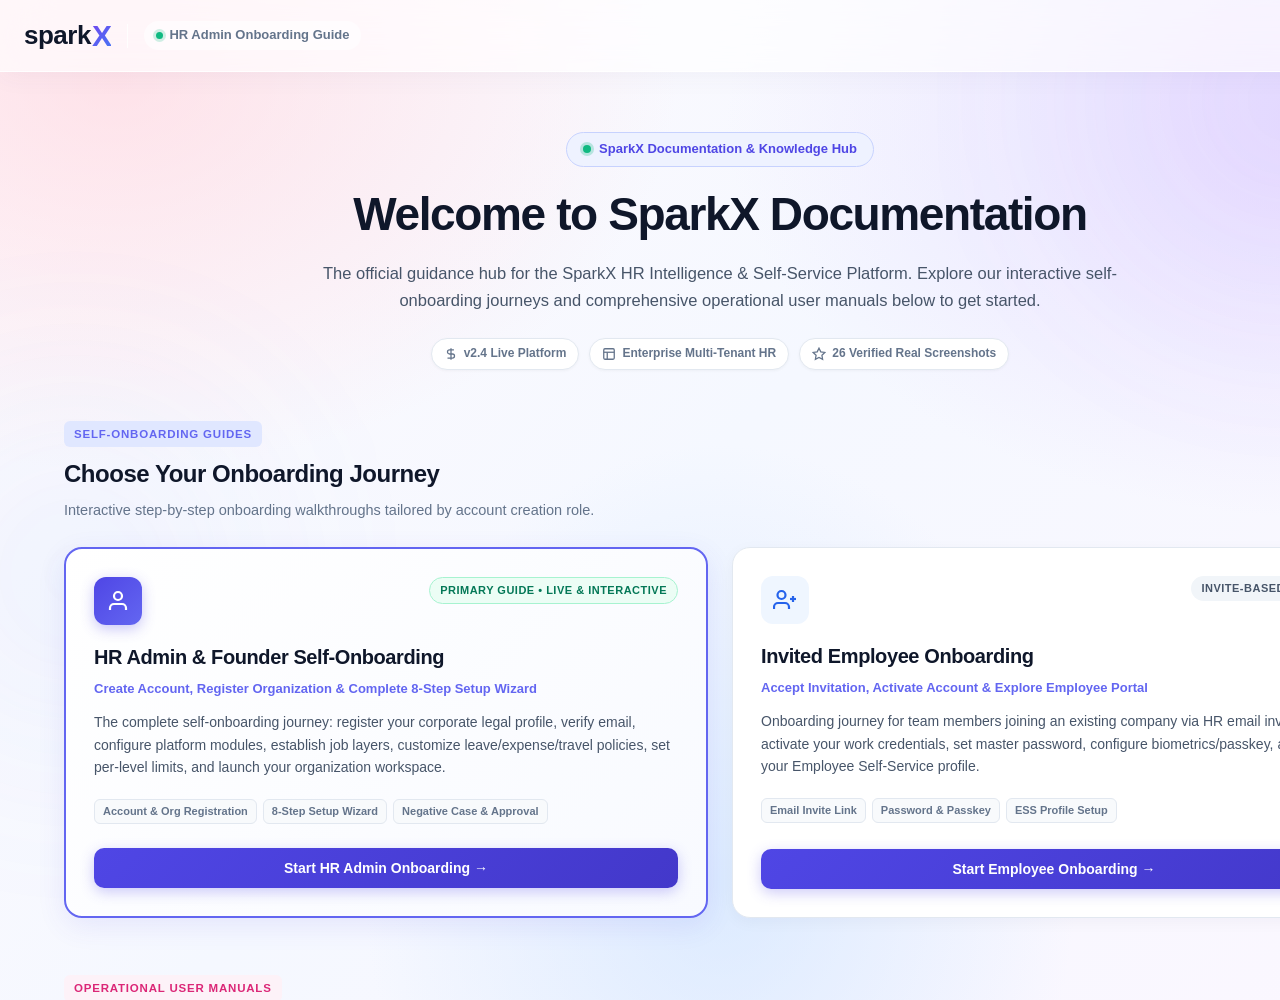
<file: _qa.html>
<!DOCTYPE html>
<html>
<head><meta charset="utf-8"><title>QA Harness</title>
<style>html,body{margin:0;background:#111;color:#fff;font-family:sans-serif}iframe{border:0;background:#fff;display:block}</style>
</head>
<body>
<iframe id="f" src="/index.html" width="1440" height="1000"></iframe>
<script>
  window.setFrameWidth = (w) => { const f = document.getElementById('f'); f.width = w; return f.width; };
</script>
</body>
</html>
</file>
